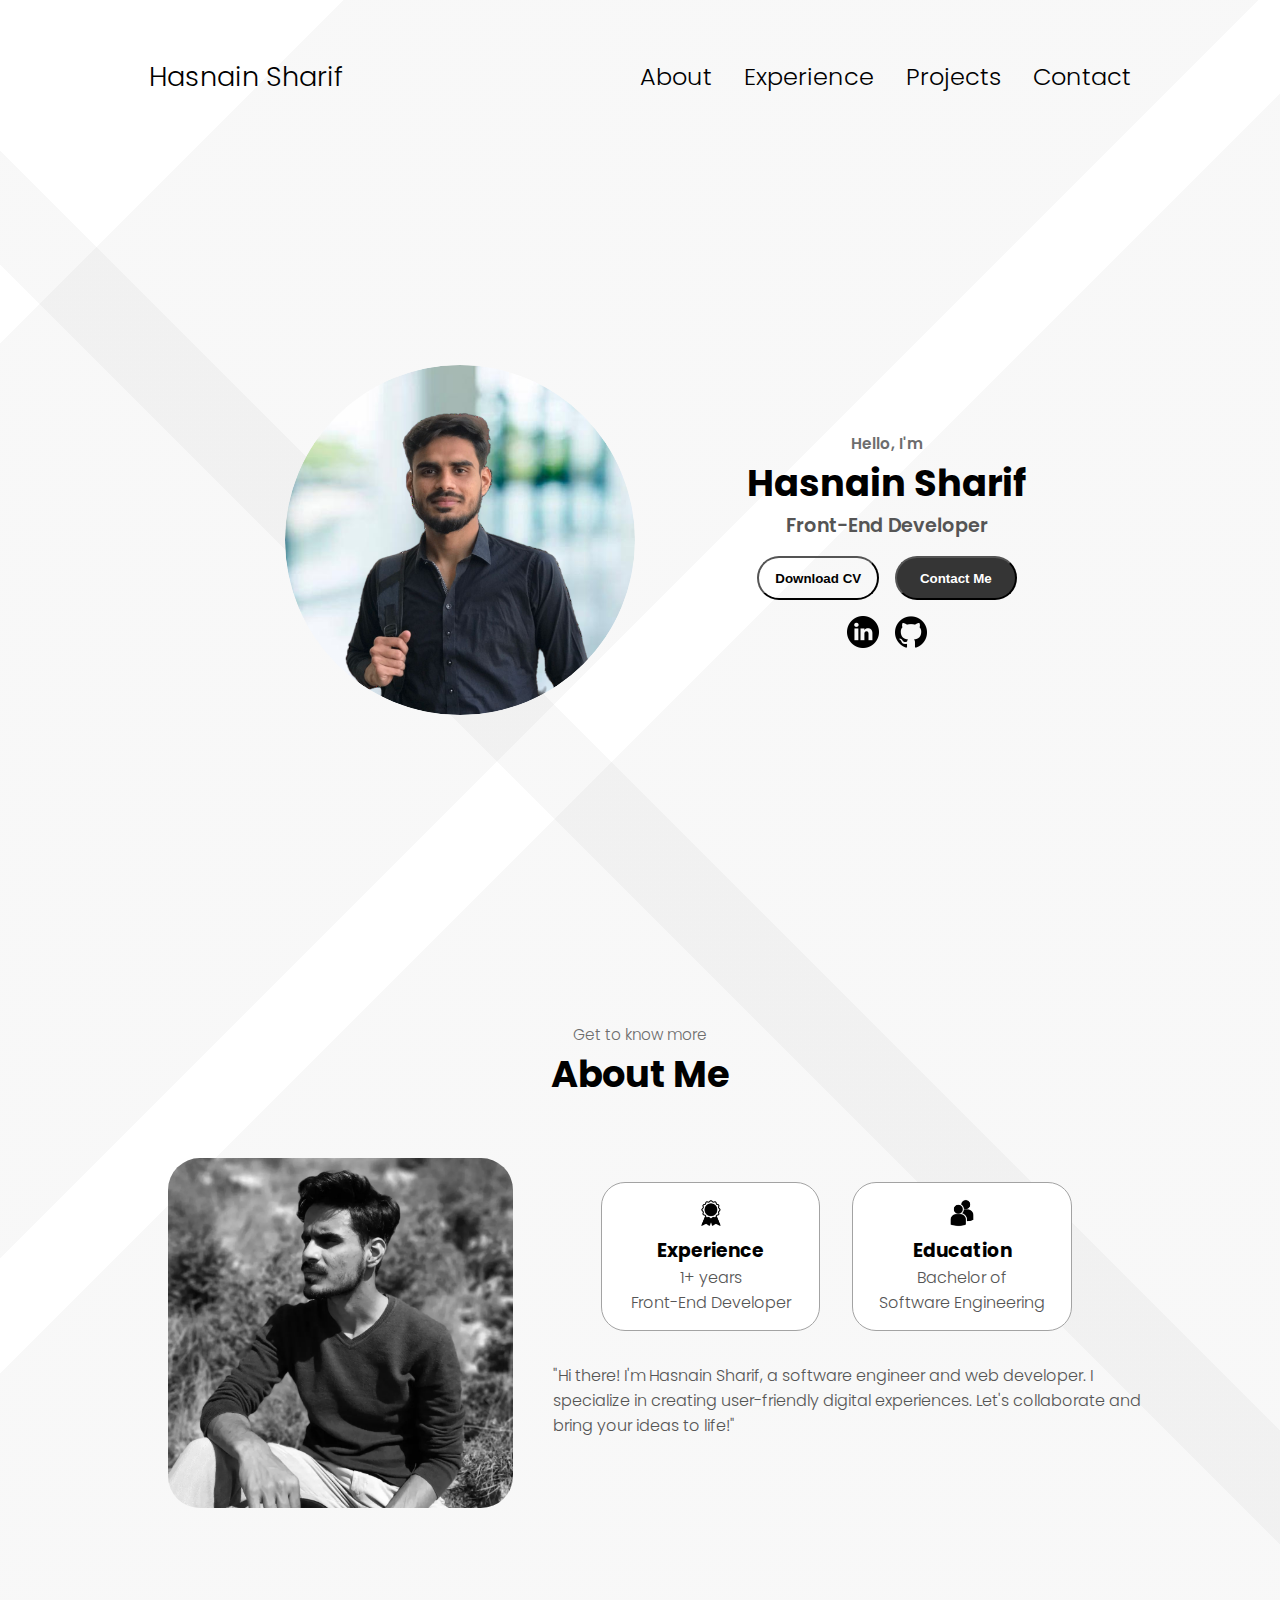
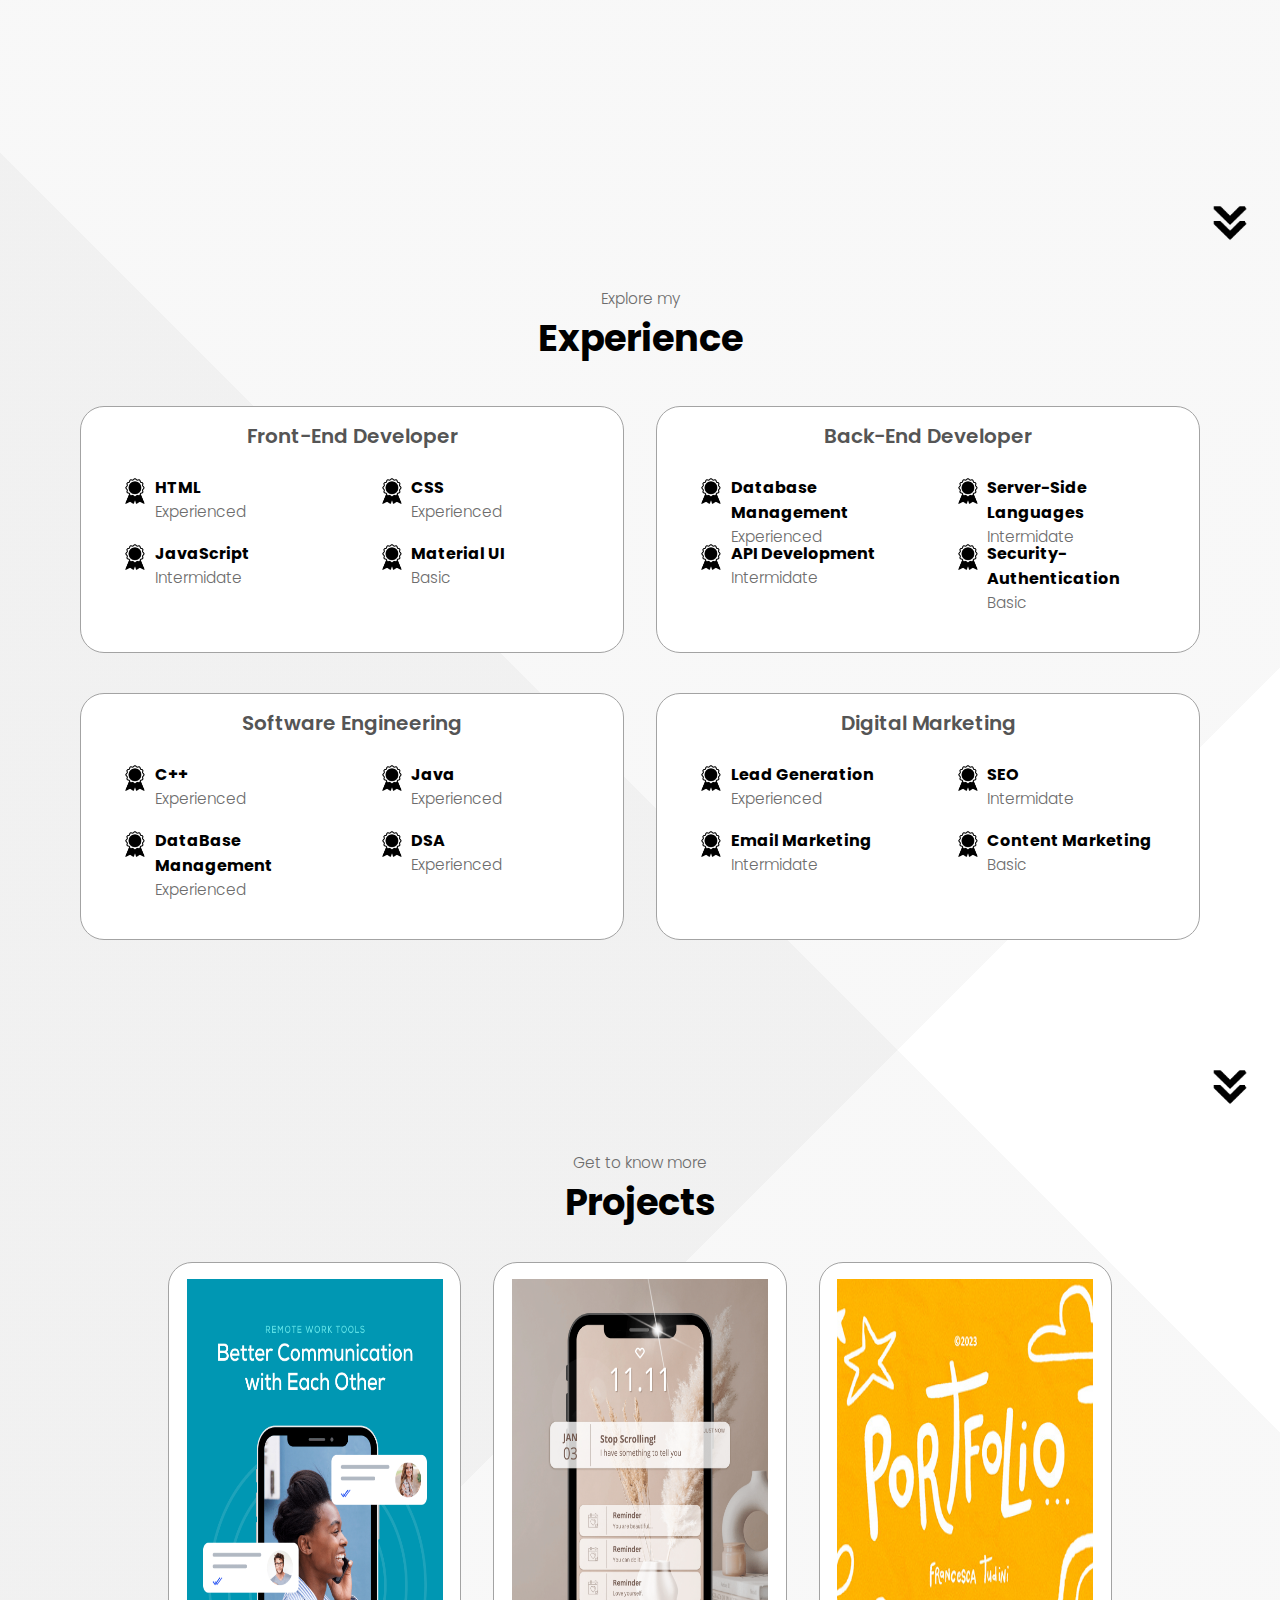
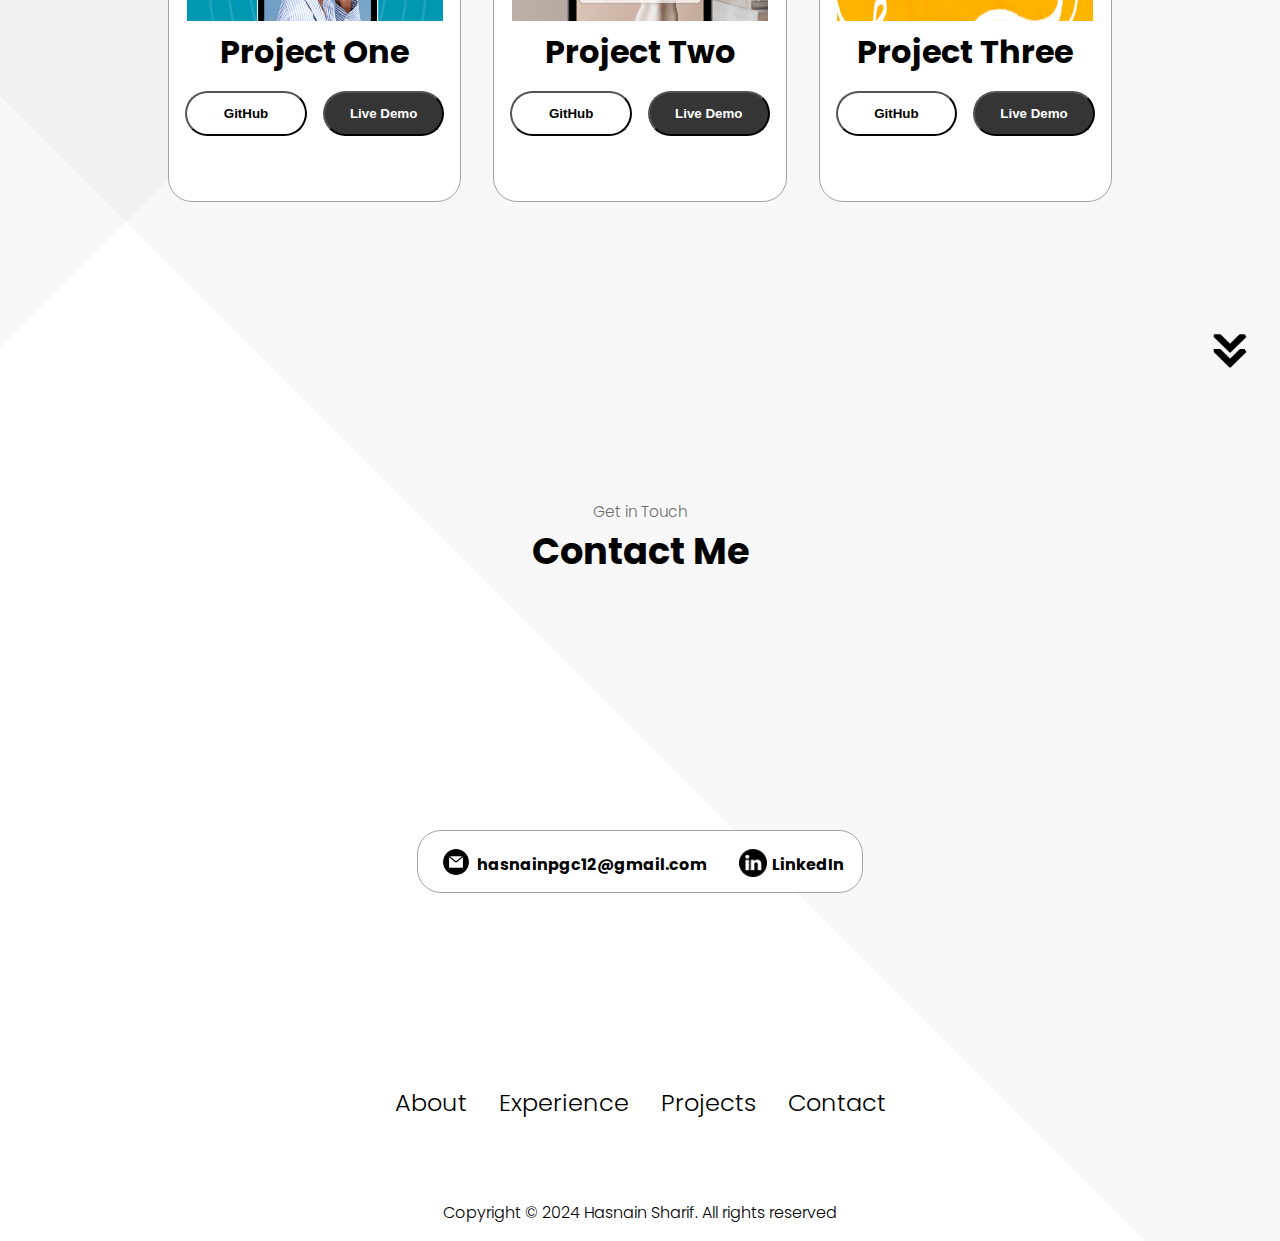
<file: index.html>
<!DOCTYPE html>
<html lang="en">
<head>
    <meta charset="UTF-8">
    <meta name="viewport" content="width=device-width, initial-scale=1.0">
    <title>My Portfolio</title>
    <link rel="stylesheet" href="style.css">
    <link rel="stylesheet" href="mediaqueries.css">
</head>
<body>
    <!-- *******************************PopUp Section ********************* -->
    <!-- <div id="popup-container">
         Popup Content -->
        <!-- <div id="popup-content">
            <span class="close" onclick="closePopup()">&times;</span> 
            <h2>Website Under Development</h2>
            <p>We apologize for the inconvenience. Our website is currently under development.</p>
        </div>
    </div>  -->
    <!-- *******************************Nav Section ********************* -->
    <nav id="desktop-nav">
        <a class="logo" href="index.html" style="cursor: pointer;">Hasnain Sharif </a>
        <!-- <div >Hasnain Sharif</div> -->
        <div>
            <ul class="nav-link">
                <li><a href="#about">About</a></li>
                <li><a href="#experience">Experience</a></li>
                <li><a href="#projects">Projects</a></li>
                <li><a href="#contact">Contact</a></li>
            </ul>
        </div>
    </nav>
    <nav id="hamburger-nav">
        <div class="logo" id="logo_id" style="cursor: pointer;"  >Hasnain Sharif</div>
        <div class="hamburger-menu">
            <div class="hamburger-icon" onclick="toggleMenu()">
                <span></span>
                <span></span>
                <span></span>
            </div>
            <div class="menu-links">
                <li><a href="#about" onclick="toggleMenu()">About</a></li>
                <li><a href="#experience" onclick="toggleMenu()">Experience</a></li>
                <li><a href="#projects" onclick="toggleMenu()">Projects</a></li>
                <li><a href="#contact" onclick="toggleMenu()">Contact</a></li>
            </div>
        </div>
    </nav>
    <!-- *******************************Profile Section ********************* -->
    <section id="profile">
        <div class="section__pic-container1">
            <img src="assets/profile-pic (3).png" alt="This is my profile Picture." class="profile__img">
        </div>
        <div class="section__text">
            <p class="section__text__p1">Hello, I'm</p>
            <h1 class="title">Hasnain Sharif</h1>
            <p class="section__text__p2">Front-End Developer</p>          
            <div class="btn-container">
                <button class="btn btn-color-2" onclick="window.open('./assets/Hasnain-Resume.pdf')">Download CV</button>
                <button class="btn btn-color-1" onclick="location.href='./#contact'">Contact Me</button>
            </div>
            <div id="social-container" >
                <img  src="./assets/linkedin.png" alt="Thsi is my linkedIn Profile Link"  class="icon" onclick="location.href='https://www.linkedin.com/in/hasnain-sharif-a8a115201/'" >

                <img  src="./assets/github.png" alt="Thsi is my Github Profile Link"  class="icon" onclick="location.href='https://www.github.com/hasnain21405'" >
            </div>
        </div>
    </section>
        <!-- *******************************About Section ********************* -->
    <section id="about">
        <div class="section__text__p1">Get to know more</div>
        <h1 class="title">About Me</h1>
        <div class="section-container">
            <div class="section__pic-container">
                <img src="./assets/hasnian-about-pic.jpg" alt="About Profile Picture" class="about-pic">
            </div>
            <div class="about-detail-container">
                <div class="about-container">
                    <div class="detail-container">
                        <img src="./assets/experience.png" alt="Experience Image" class="icon">
                        <h3>Experience</h3>
                        <p>1+ years <br>Front-End Developer</p>
                    </div>
                    <div class="detail-container">
                        <img src="./assets/education.png" alt="Education Image" class="icon">
                        <h3>Education</h3>
                        <p>Bachelor of <br>Software Engineering</p>
                    </div>
                </div>
                <div class="text-container">
                    <p>
                        <!-- "Passionate software engineer and web developer dedicated to crafting seamless digital experiences. With a blend of technical expertise and creative vision, I thrive on turning ideas into innovative solutions. Let's collaborate and bring your projects to life." -->
                        "Hi there! I'm Hasnain Sharif, a software engineer and web developer. I specialize in creating user-friendly digital experiences. Let's collaborate and bring your ideas to life!"
                    </p>
                </div>
            </div>
        </div>
        <img src="./assets/arrow.png" alt="Arrow Picture" class="icon arrow" onclick="location.href='./#experience'">
    </section>
        <!-- *******************************Experience Section ********************* -->
    <section id="experience">
        <div class="section__text__p1" class="experience_text_p1">Explore my</div>
        <h1 class="title">Experience</h1>
        <div class="experience-container">
            <div class="experience__box">
                <p class="section__text__front">
                    <b>Front-End Developer</b>
                </p>
                <div class="front__container">
                    <div class="box__front">
                        <img src="./assets/experience.png" alt="This is exeperience picture" class="icon bullets">
                        <div class="skill__exp">
                            <h4>HTML</h4> 
                            <div class="section__text__p1">Experienced</div>
                        </div>
                    </div>
                    <div class="box__front">
                        <img src="./assets/experience.png" alt="This is exeperience picture" class="icon bullets">
                        <div class="skill__exp">
                            <h4>CSS</h4> 
                            <div class="section__text__p1">Experienced</div>
                        </div>
                    </div>
                </div>
                <div class="front__container">
                    <div class="box__front">
                        <img src="./assets/experience.png" alt="This is exeperience picture" class="icon bullets">
                        <div class="skill__exp">
                            <h4>JavaScript</h4> 
                            <div class="section__text__p1">Intermidate</div>
                        </div>
                    </div>
                    <div class="box__front">
                        <img src="./assets/experience.png" alt="This is exeperience picture" class="icon bullets">
                        <div class="skill__exp">
                            <h4>Material UI</h4> 
                            <div class="section__text__p1">Basic</div>
                        </div>
                    </div>
                </div>
            </div>
            <div class="experience__box ">
                <p class="section__text__front">
                    <b>Back-End Developer</b>
                </p>
                <div class="front__container">
                    <div class="box__front">
                        <img src="./assets/experience.png" alt="This is exeperience picture" class="icon bullets">
                        <div class="skill__exp">
                            <h4>Database Management</h4> 
                            <div class="section__text__p1">Experienced</div>
                        </div>
                    </div>
                    <div class="box__front">
                        <img src="./assets/experience.png" alt="This is exeperience picture" class="icon bullets">
                        <div class="skill__exp">
                            <h4>Server-Side Languages</h4> 
                            <div class="section__text__p1">Intermidate</div>
                        </div>
                    </div>
                </div>
                <div class="front__container">
                    <div class="box__front">
                        <img src="./assets/experience.png" alt="This is exeperience picture" class="icon bullets">
                        <div class="skill__exp">
                            <h4>API Development</h4> 
                            <div class="section__text__p1">Intermidate</div>
                        </div>
                    </div>
                    <div class="box__front">
                        <img src="./assets/experience.png" alt="This is exeperience picture" class="icon bullets">
                        <div class="skill__exp">
                            <h4>Security-Authentication</h4> 
                            <div class="section__text__p1">Basic</div>
                        </div>
                    </div>
                </div>
            </div>
        </div>
        <div class="experience-container experience__container">
            <div class="experience__box">
                <p class="section__text__front">
                    <b>Software Engineering</b>
                </p>
                <div class="front__container">
                    <div class="box__front">
                        <img src="./assets/experience.png" alt="This is exeperience picture" class="icon bullets">
                        <div class="skill__exp">
                            <h4>C++</h4> 
                            <div class="section__text__p1">Experienced</div>
                        </div>
                    </div>
                    <div class="box__front">
                        <img src="./assets/experience.png" alt="This is exeperience picture" class="icon bullets">
                        <div class="skill__exp">
                            <h4>Java</h4> 
                            <div class="section__text__p1">Experienced</div>
                        </div>
                    </div>
                </div>
                <div class="front__container">
                    <div class="box__front">
                        <img src="./assets/experience.png" alt="This is exeperience picture" class="icon bullets">
                        <div class="skill__exp">
                            <h4>DataBase Management</h4> 
                            <div class="section__text__p1">Experienced</div>
                        </div>
                    </div>
                    <div class="box__front">
                        <img src="./assets/experience.png" alt="This is exeperience picture" class="icon bullets">
                        <div class="skill__exp">
                            <h4>DSA</h4> 
                            <div class="section__text__p1">Experienced</div>
                        </div>
                    </div>
                </div>
            </div>
            <div class="experience-box">
                <p class="section__text__front">
                    <b>Digital Marketing</b>
                </p>
                <div class="front__container">
                    <div class="box__front">
                        <img src="./assets/experience.png" alt="This is exeperience picture" class="icon bullets">
                        <div class="skill__exp">
                            <h4>Lead Generation</h4> 
                            <div class="section__text__p1">Experienced</div>
                        </div>
                    </div>
                    <div class="box__front">
                        <img src="./assets/experience.png" alt="This is exeperience picture" class="icon bullets">
                        <div class="skill__exp">
                            <h4>SEO
                            </h4> 
                            <div class="section__text__p1">Intermidate</div>
                        </div>
                    </div>
                </div>
                <div class="front__container">
                    <div class="box__front">
                        <img src="./assets/experience.png" alt="This is exeperience picture" class="icon bullets">
                        <div class="skill__exp">
                            <h4>Email Marketing</h4> 
                            <div class="section__text__p1">Intermidate</div>
                        </div>
                    </div>
                    <div class="box__front">
                        <img src="./assets/experience.png" alt="This is exeperience picture" class="icon bullets">
                        <div class="skill__exp">
                            <h4>Content Marketing</h4> 
                            <div class="section__text__p1">Basic</div>
                        </div>
                    </div>
                </div>
            </div>
        </div>
        <img src="./assets/arrow.png" alt="Arrow Picture" class="icon arrow" onclick="location.href='./#projects'">
    </section>
        <!-- *******************************Projects Section ********************* -->
    <section id="projects">
        <div class="section__text__p1">Get to know more</div>
        <h1 class="title">Projects</h1>
        <div class="project-container">
            <div class="project__box">
                <img src="./assets/project-1.png" alt="Project Picture" class="project__pic-container">
                <div class="btn-numb">
                    <h1 class="heading__1">Project One</h1>
                <div class="btn-container">
                    <button class="btn btn-color-2" onclick="location.href='http://www.google.com'">GitHub</button>
                    <button class="btn btn-color-1" onclick="location.href='http://www.google.com'">Live Demo</button>
                </div>
                </div>
            </div>
            <div class="project__box">
                <img src="./assets/project-2.png" alt="Project Picture" class="project__pic-container">
                <div class="btn-numb">
                    <h1 class="heading__1">Project Two</h1>
                <div class="btn-container">
                    <button class="btn btn-color-2" onclick="location.href='http://www.google.com'">GitHub</button>
                    <button class="btn btn-color-1" onclick="location.href='http://www.google.com'">Live Demo</button>
                </div>
                </div>
            </div>
            <div class="project__box">
                <img src="./assets/port_pic.jpg" alt="Project Picture" class="project__pic-container">
                <div class="btn-numb">
                    <h1 class="heading__1">Project Three</h1>
                <div class="btn-container">
                    <button class="btn btn-color-2" onclick="location.href='https://github.com/hasnain21405/Portfolio-for-myself.git'">GitHub</button>
                    <button class="btn btn-color-1" onclick="location.href='https://hasnainsharif.netlify.app/'">Live Demo</button>
                </div>
                </div>
            </div>
        </div>
        <img src="./assets/arrow.png" alt="Arrow Picture" class="icon arrow" onclick="location.href='./#contact'">
    </section>
        <!-- *******************************Contacts Section ********************* -->
        <section id="contact">
            <div class="section__text__p1">Get in Touch</div>
            <h1 class="title">Contact Me</h1>
            <div class="contact-container">
                <div class="contact__box">
                    <div class="contact__link">
                        <img src="./assets/email.png" alt="Email Picture" class="icon ">
                        <div class="contact__text">
                            <a href="#contact" >hasnainpgc12@gmail.com</a>
                        </div>
                    </div>
                    <div class="contact__link">
                        <img src="./assets/linkedin.png" alt="Email Picture" class="icon contact_linkedin" onclick="location.href='https://www.linkedin.com/in/hasnain-sharif-a8a115201/'">
                        <div class="contact__text">
                            <a href="http://www.linkedin.com/in/hasnain-sharif-a8a115201/" >LinkedIn</a>
                        </div>
                    </div>
                </div>
                <div class="contact__foote">
                    <div class="contact__nav">
                        <ul class="nav-link">
                            <li><a href="#about">About</a></li>
                            <li><a href="#experience">Experience</a></li>
                            <li><a href="#projects">Projects</a></li>
                            <li><a href="#contact">Contact</a></li>
                        </ul>
                    </div>
                    <div class="contact__copyright">
                        <a href="copyright.html">Copyright © 2024 Hasnain Sharif. All rights reserved</a>
                    </div>
                </div>
            </div>
        </section>
    <script src="java.js"></script>
</body>
</html>
</file>
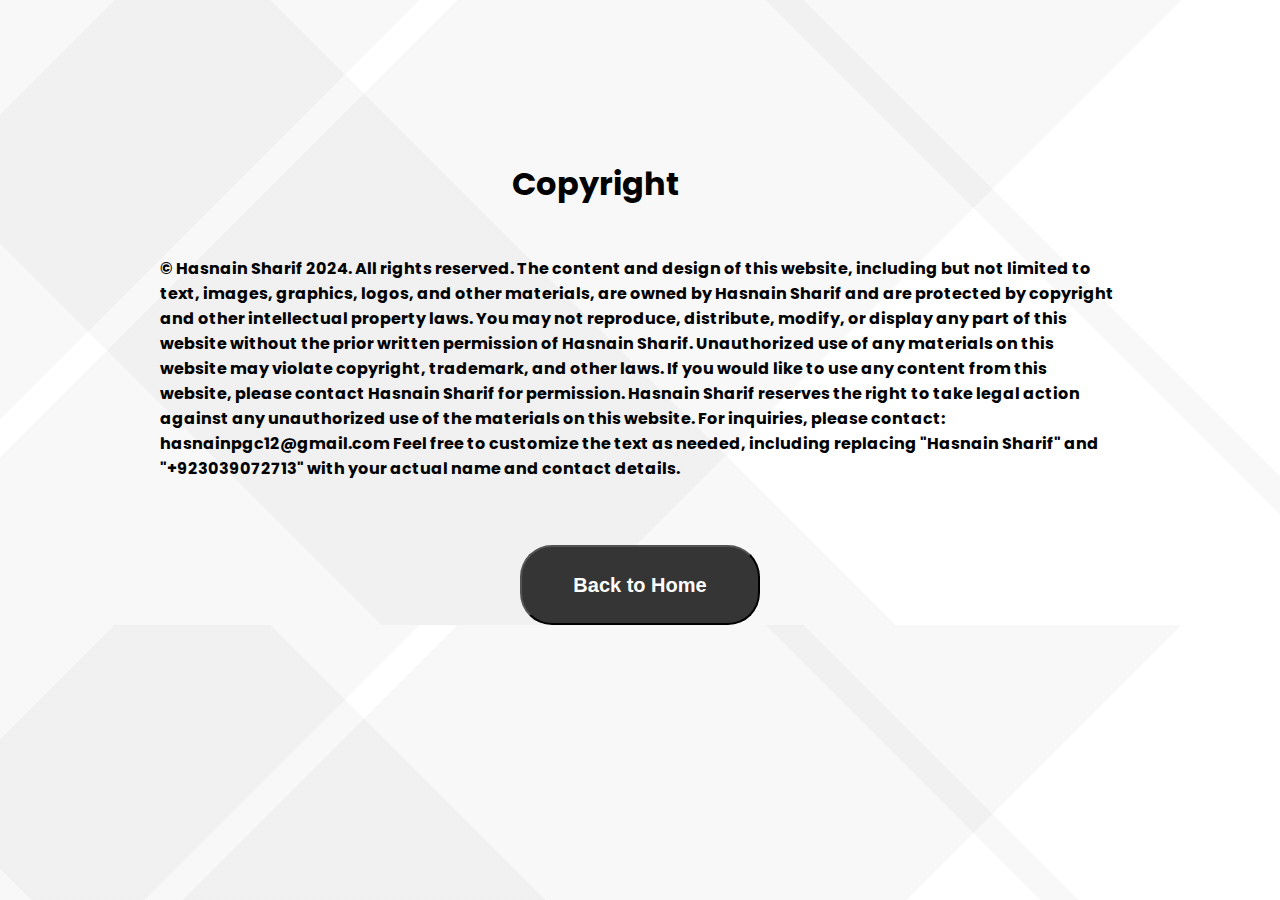
<file: copyright.html>
<!DOCTYPE html>
<html lang="en">
<head>
    <meta charset="UTF-8">
    <meta name="viewport" content="width=device-width, initial-scale=1.0">
    <title>Copyright File</title>
    <link rel="stylesheet" href="style.css">
</head>
<body>
    <h1 class="copyright__heading">Copyright</h1>
    <h4 class="copyright__text">

        © Hasnain Sharif 2024. All rights reserved.

        The content and design of this website, including but not limited to text, images, graphics, logos, and other materials, are owned by Hasnain Sharif and are protected by copyright and other intellectual property laws. You may not reproduce, distribute, modify, or display any part of this website without the prior written permission of Hasnain Sharif.

        Unauthorized use of any materials on this website may violate copyright, trademark, and other laws. If you would like to use any content from this website, please contact Hasnain Sharif for permission.

        Hasnain Sharif reserves the right to take legal action against any unauthorized use of the materials on this website.

        For inquiries, please contact: hasnainpgc12@gmail.com

        Feel free to customize the text as needed, including replacing "Hasnain Sharif" and "+923039072713" with your actual name and contact details.
    </h4>

    <div class="copyright__button">
        <button class="copyright__btn" onclick="window.location.href='index.html'">Back to Home</button >
    </div>
    <script src="java.js"></script>
</body>
</html>
</file>
<file: style.css>
/* General caas */

@import url('https://fonts.googleapis.com/css2?family=Poppins:wght@300;400;500;600&display=swap');


* {
    padding: 0;
    margin: 0;
}

body {
        font-family: "Poppins", sans-serif;
        font-weight: 300;
        font-style: normal; 
}

body {
    background-image: linear-gradient(135deg, transparent 0%, transparent 6%,rgba(71, 71, 71,0.04) 6%, rgba(71, 71, 71,0.04) 22%,transparent 22%, transparent 100%),linear-gradient(45deg, transparent 0%, transparent 20%,rgba(71, 71, 71,0.04) 20%, rgba(71, 71, 71,0.04) 47%,transparent 47%, transparent 100%),linear-gradient(135deg, transparent 0%, transparent 24%,rgba(71, 71, 71,0.04) 24%, rgba(71, 71, 71,0.04) 62%,transparent 62%, transparent 100%),linear-gradient(45deg, transparent 0%, transparent 73%,rgba(71, 71, 71,0.04) 73%, rgba(71, 71, 71,0.04) 75%,transparent 75%, transparent 100%),linear-gradient(90deg, rgb(255,255,255),rgb(255,255,255));
}

html {
    scroll-behavior: smooth;
}

/* ********************Popup Section******************** */
        #popup-container {
            display: none; /* Initially hidden */
            position: fixed;
            top: 0;
            left: 0;
            width: 100%;
            height: 100%;
            background-color: rgba(0, 0, 0, 0.5); /* Semi-transparent background */
            z-index: 9999; /* Ensure the popup appears on top of other content */
            cursor: pointer;
        }

        /* Styles for Popup Content */
        #popup-content {
            position: absolute;
            top: 50%;
            left: 50%;
            transform: translate(-50%, -50%);
            background-color: white;
            padding: 20px;
            border-radius: 5px;
            box-shadow: 0 0 10px rgba(0, 0, 0, 0.3);
            text-align: center;
            height: 120px;
        }

        #popup-content h2 {
            margin-top: 0;
        }

        #popup-content p {
            margin-bottom: 0;
        }

        .close {
            height: 30px;
            width: 100%;
            align-items: flex-end;
            display: flex;
            flex-direction: column;
            justify-content: space-evenly;
        }

        

p {
    color: rgb(85, 85, 85);
}

a, .btn {
    transition: all 300ms ease;
}

/* ******************transition************************* */

nav, .nav-link {
    display: flex;
}

/* *************************desktop nav************************ */
nav {
    justify-content: space-around;
    align-items: center;
    height: 17vh;
}

.nav-link {
    list-style: none;
    font-size: 1.5rem;
    gap: 2rem;
}

a {
    color: black;
    text-decoration: none;
    text-decoration-color: white;
}

a:hover {
    color: grey;
    text-decoration: underline;
    text-underline-offset: 0.7rem;
    text-decoration-color: rgb(181, 181, 181);
}

.logo {
    font-size: 1.7rem;
}

.logo:hover {
    cursor: default;
}

#hamburger-nav {
    display: none;
}

.hamburger-menu {
    position: relative;
    display: inline-block;
}

.hamburger-icon {
    display: flex;
    flex-direction: column;
    justify-content: space-between;
    height: 23px;
    width: 30px;
    cursor: pointer;
}

.hamburger-icon span {
    width: 100%;
    height: 2px;
    background-color: black;
    transition: all 0.3 ease-in-out;
    
}

.menu-links {
    position: absolute;
    top: 100%;
    right: 0;
    background-color: white ;
    transition: all 0.3  ease-in-out;
    max-height: 0;
    width: fit-content;
    overflow: hidden;
}

.menu-links a {
    display: block;
    padding: 10px;
    text-align: center;
    font-size: 1.5rem;
    color: black;
    text-decoration: none;
    transition: all 0.3 ease-in-out;
}

.menu-links li {
    list-style: none;
}

.menu-links.open {
    max-height: 300px;
}

.hamburger-icon.open span:first-child {
 transform: rotate(45deg) translate(10px, 5px);
}

.hamburger-icon.open span:nth-child(2) {
 opacity: 0;
}

.hamburger-icon.open span:last-child {
 transform: rotate(-45deg) translate(10px, -5px);
}

.hamburger-icon span:first-child {
    transform: none;
}

.hamburger-icon span:first-child {
    opacity: 1;
}

.hamburger-icon span:first-child {
    transform: none;
}

/* **************************Section************************* */

section {
    height:96vh ;
    padding-top: 3vh;
    margin: 0;
    box-sizing: border-box;
    min-height: fit-content;
}

#profile {
    display: flex;
    justify-content: center;
    gap: 5rem;
    height: 80vh;
}

.section__pic-container {
    display: flex;
    height: 350px;
    width: 350px;
    margin: auto 0;
    padding: 2rem;
}
.section__pic-container1 {
    display: flex;
    height: 350px;
    width: 350px;
    margin: auto 0;
    padding: 2rem;
}

.profile__img {
    border-radius: 18rem;
}


.section__text {
    align-self: center;
    text-align: center;
}

.section__text p {
    font-weight: 600;
}

.section__text__p1 {
    text-align: center;
    font-size: 1.7vh;
    color: rgb(109, 109, 109);
}

.section__text__p2 {
    font-size: 1.2rem;
    margin-bottom: 1rem;
}

.title {
    font-size: 2.3rem;
    text-align: center;
}

#social-container {
    display: flex;
    justify-content: center;
    margin-top: 1rem;
    gap: 1rem;
}

/* *********ICONS************ */

.icon {
    cursor: pointer;
    height: 2rem;
}

/* *********Buttons************ */

.btn-container {
    display: flex;
    justify-content: center;
    gap: 1rem;
    margin-top: 15px;
}

.btn {
    font-weight: 600;
    padding: 0.8rem ;
    width: 9.5vw;
    border-radius: 2rem;
    transition: all 300ms ease;
}

.btn-color-1, .btn-color-2 {
    border: rgb(53,53,53) 0.rem solid;
}

.btn-color-1:hover, .btn-color-2:hover {
    cursor: pointer;
}

.btn-color-1, .btn-color-2:hover {
    background-color: rgb(53,53,53);
    color: white;
}

.btn-color-1:hover{
    background: rgb(0,0,0);
}

.btn-color-2 {
    background: none;
}
.btn-color-2:hover {
    border: rgb(255,255,255) 0.1rem solid;
}

.btn-container {
    gap: 1rem;
}


/* ************************About Section**************************  */


#about {
    position: relative;
}

.about-container {
    gap: 2rem;
    margin-top: 2rem;
    margin-bottom: 2rem;
    margin-right: 10rem;
    margin-left: 3rem;
}

.about-detail-container {
    justify-content: center;
    flex-direction: column;
    padding-left: 2rem;
    padding-right: 3rem;
}

.about-detail-container, .about-container {
    display: flex;
}

.about-pic {
    border-radius: 2rem;
}

.arrow {
    position: absolute;
    right: 2vw;
    bottom: 1vw;
    height: 3rem;
}

.section-container {
    display: flex;
    align-items: flex-start;
    justify-content: center;
    margin-top: 3rem;
    margin-left: 10rem;
    height: 40%;
}

.text-container {
    margin-right: 5rem;
}

.detail-container {
    padding: 0.9rem;
    flex: 1;
    background: white;
    border-radius: 1.5rem;
    border: rgb(53,53,53) 0.1rem solid; 
    border-color: rgb(163,163,163);
    text-align: center;
    
}

.section__pic-container {
    margin: auto 0;
    padding: 0.5rem;
}

/* **************experience****************** */

#experience {
    position: relative;
}

.experience__box {
    padding: 0.9rem;
    flex: 1;
    width: 10vw;
    background: white;
    border-radius: 1.5rem;
    border: rgb(53,53,53) 0.1rem solid; 
    border-color: rgb(163,163,163);
    text-align: center;
    height: 24vh;
}
.experience-box {
    padding: 0.9rem;
    width: 10vw;
    flex: 1;
    background: white;
    border-radius: 1.5rem;
    border: rgb(53,53,53) 0.1rem solid; 
    border-color: rgb(163,163,163);
    text-align: center;
    height: 24vh;
}

.experience-container {
    display: flex;
    gap: 2rem;
    padding-left: 5rem;
    padding-right: 5rem;
    padding-top: 2.5rem;
}

b {
    font-weight: 600;
    font-size: 20px;
}

.box__front {
    padding: 1rem;
    flex: 1;
    background: white;
    text-align: center;
    height: 2vh;
    display: flex;
    background: transparent;
}

.front__container {
    display: flex;
    padding: 0.5rem;
    gap: 1rem;
}

.bullets {
    padding-bottom: 2rem;
    padding-left: 0rem;
}

.section__text__front {
    font-size: 2.2vh;
    margin-bottom: 0rem;
}

h4 {
    text-align: start;
}


.skill__exp {
    display: flex;
    height: 2rem;
    align-items: flex-start;
    justify-content: space-evenly;
    flex-direction: column;
    padding-left: 0.2rem;
}

/* **************Pojecst****************** */

#projects {
    position: relative;
}

.project__pic-container {
    margin: auto 0;
    height: 38vh;
    width: 20vw;
}

.project-container {
    display: flex;
    gap: 2rem;
    justify-content: center;
    margin-top: 2rem;
}

.project__box {
    padding: 1rem;
    flex: 0;
    background: white;
    border-radius: 1.5rem;
    border: rgb(53,53,53) 0.1rem solid; 
    border-color: rgb(163,163,163);
    text-align: center;
    
}

/* ************contact************** */

#contact {
    position: relative;
    padding-top: 7rem;
    height: 100%;
}

.contact__box {
    padding: 0.9rem;
    flex: 0;
    background: white;
    border-radius: 1.5rem;
    border: rgb(53,53,53) 0.1rem solid; 
    border-color: rgb(163,163,163);
    /* text-align: center; */
    height: 50px;
    width: 26rem;
    display: flex;
}

.contact-container {
    display: flex;
    align-items: center;
    flex-wrap: nowrap;
    flex-direction: column;
    padding: 1rem;
    height: 70vh;
    align-content: space-between;
    justify-content: flex-end;
}

.contact__text {
    text-align: center;
    font-size: 1rem;
    padding-left: 0.3rem;
    padding-top: 0.4rem;
    font-weight: 700;
    color: rgb(85, 85, 85);
}

.contact__link {
    display: flex;
    padding-right: 1.5rem;
    padding-left: 0.5rem;
    
}

.contact_linkedin {
    height: 28px;
    padding-top: 0.2rem;
}

.contact__nav {
    display: flex;
}

.contact__foote {
    /* display: flex; */
    padding-top: 12rem;
    align-items: center;
    flex-direction: column;
}

.contact__copyright {
    padding-top: 5rem;
    text-align: center;
}


/* ***********copyright html********** */

.copyright__text {
    display: flex;
    align-items: center;
    padding-left: 10rem;
    padding-right: 10rem;
    padding-top: 3rem;
}

.copyright__heading {
    padding-top: 10rem;
    padding-left: 32rem;
}

.copyright__btn {
    font-weight: 600;
    width: 15rem;
    height: 5rem;
    border-radius: 2rem;
    transition: all 300ms ease;
    background-color: rgb(53,53,53);
    color: white;
    font-size: 20px;
}

.copyright__btn:hover {
    cursor: pointer;
    background-color:white;
    color: rgb(53,53,53);
}


.copyright__button {
    padding-top: 4rem;
    display: flex;
    justify-content: center;
}
</file>
<file: mediaqueries.css>
@media screen and (max-width: 1400px) {
    #profile {
        height: 83vh;
        margin-bottom: 6rem;
    }

    .about.container {
        flex-wrap: wrap;
    }

    .experience-container {
        padding-right: 5rem;
    }

    .project-container {
        height: 60vh;
    }

}



@media screen and (max-width: 1200px) {
    #desktop-nav {
        display: none;
    }
    #hamburger-nav {
        display: flex;
    }
    #experience, .experience-container {
        margin-top: 2rem;
    }
    #profile, .section-container {
        display: block;
    }
    .arrow {
        display: none;
    }

    .experience__box, .experience-box {
        height: 27vh;
        padding-top: 1vw;
    }

    section, .section-container {
        height: fit-content;
    }

    section {
        margin: 0 5%;
    }
    .section__pic-container {
        width: 255px;
        height: 255px;
        margin: 0 auto 0rem;
    }

    .experience-container {
        padding-top: 2vh;
        padding-bottom: 8vh;
        margin-top: 2vh;
    }

    .project__box {
        height: 50vh;
        gap: 2vw;
    }

    .project-container {
        margin-bottom: 10vh;
        margin-top: 10vh;
    }

    .about-container {
        margin-top: 0;
        font-size: 1rem;
    }

    .section__pic-container {
        align-content: center;
        margin-left: 15rem;
        padding-bottom: 2rem;
        padding-top: 0rem;
    }
    .section__pic-container1 {
        margin-left: 33vw;
        padding-bottom: 2rem;
        padding-top: 0rem;
        height: 35vh;

    }

    .detail-container {
        height: 16vh;
    }

}

@media screen and (max-width: 1150px) { 
    .experience-box {
        padding: 0.9rem;
        flex: 1;
        background: white;
        border-radius: 1.5rem;
        border: rgb(53, 53, 53) 0.1rem solid;
        border-color: rgb(163, 163, 163);
        text-align: center;
        height: 24vh;
    }
    .experience-container {
        padding-right: 2rem;
        padding-left: 2rem;
        padding-top: 1rem;
        padding-bottom: 2.5rem;
    }
    .profile__img {
        height: 200px;
        width: 200px;
    }
    .profile {
        padding-top: 0rem;
    }
    
    .about-pic {
        width: 20vw;
        height: 28vh;
        
    }
    
    .section__pic-container {
        align-content: center;
        margin-left: 19vw;
        padding-bottom: 0rem;
        padding-top: 0rem;
        height: 34vh;
    }
    .section__pic-container1 {
        margin-left: 26.5vw;
        padding-bottom: 0rem;
        padding-top: 0rem;
        height: 34vh;
        /* background-color: black; */
        display: flex;
        flex-wrap: nowrap;
        flex-direction: column;
        align-items: center;
    }

    .btn-color-1, .btn-color-2 {
        width: 20vh;
    }

    .detail-container {
        height: 16vh;
    }
}
@media screen and (max-width: 1000px) { 
    .project-container {
        display: flex;
        gap: 2rem;
        margin-top: 1rem;
        flex-direction: row;
    }

    
    .project__box {
        padding: 1rem;
        flex: 0;
        background: white;
        border-radius: 1.5rem;
        border: rgb(53, 53, 53) 0.1rem solid;
        border-color: rgb(163, 163, 163);
        text-align: center;
        width: 60vw;
    }
    .experience-container {
        padding-right: 2rem;
        padding-left: 2rem;
    }

    .experience__box {
        padding: 0.9rem;
        flex: 1;
        background: white;
        border-radius: 1.5rem;
        border: rgb(53, 53, 53) 0.1rem solid;
        border-color: rgb(163, 163, 163);
        text-align: center;
        height: 24vh;
    }

    p {
        font-size: 1.4vw;
    }
}

@media screen and (max-width: 970px) {
    h4 {
        font-size: 1.7vh;
    }
    .box__front {
        padding-left: 0rem;
    }
    .section__pic-container {
        margin-left: 17vw;
    }
    /* .section__pic-container1 {
        margin-left: 15vw;
    } */
}

@media screen and (max-width: 800px) {
    .btn-color-2, .btn-color-1 {
        width: 19vw;
    }

    .section__pic-container1 {
        margin-left: 0;
        /* background-color: black; */
        display: flex;
        justify-content: center;
        width: 90%;
        align-items: center;
    }
    .section__pic-container {
        margin-left: 17vw;
    }

    .section-container {
        margin-left: 13vw;
    }

    .text-container {
        width: 65vw;
    }

    .about-pic {
        width: 27vw;
        height: 29vh;
    }

    p {
        font-size: 2vw;
    }

    .detail-container {
        height: 20vh;
    }

    .experience__box, .experience-box {
        height: 30vh;
        width: 10vw;
    }

    .experience-container {
        padding-bottom: 0rem;
        padding-right: 0rem;
    }
    .experience__container {
        padding-bottom: 2rem;
    }

    .front__container {
        height: 7vh;
    }

    .project-container {
        display: flex;
        flex-direction: column;
    align-items: center;
    }

    .project__pic-container {
        height: 26vh;
    }

    /* ************************* Project Css mediaquries *************** */

    #project {
        margin: 10rem;
        padding-left: 0.2rem;
    }

    .project__box {
        display: flex;
        padding: 1vw;
    }

    .project-container {
        justify-content: flex-start;
        gap: 1rem;
        padding-left: 0.1rem;
        flex-direction: column;
        align-items: center;
        display: flex;
    }

    .section__pic-container {
        margin: 2.8rem;
        margin-top: -2rem;
        height: 200px;
        margin-left: 17vw;
    }

    .project__pic-container {
        height: 22vh;
        width: 29vw;
        padding-bottom: 0.5rem;
        padding-top: 0rem;
        border-top-left-radius: 1.2rem;
        border-bottom-left-radius: 1.2rem;
    }

    .btn-container {
        margin-top: 0rem;
        padding-bottom: 0.5rem;
        padding-left: 0.4rem;
        gap: 0.8rem;
        height: 20px;
        display: flex;
        flex-wrap: wrap;
    }

    .heading__1 {
        height: 3rem;
        font-size: 1.4rem;
        padding-bottom: 0rem;
    }

    .btn-numb {
        height: 10rem;
        padding-left: 0.2rem;
    }

    #social-container {
        padding-top: 2rem;
    }

    .about-detail-container {
    padding-left: 7vw;
    padding-bottom: 1.2vw;
}
}

@media screen and (max-width: 600px) {

    * {
        padding: 0;
        margin: 0;
    }

    .front__container {
        height: 5vh;
    }

    .experience-container {
        margin: -1rem;
        padding-top: 0rem;
        padding-right: 0rem;
    }


    #experience {
        height: 10%0;
    }
    body {
        height: 100%;
    }
    #contact, .contact-container {
        height: 100vh;
    }

    #profile {
        height: 83vh;
        margin-bottom: 0;
    }

    .contact__footer {
        height: fit-content;
        margin-bottom: 2rem;
    }

    p {
        font-size: 2.4vw;
    }

    .text-container {
        padding-left: 2vw;
        padding-right: 2vw;
    }

    .about-container, .contact-container, .btn-container {
        flex-wrap: wrap;
    }

    .contact__box {
        margin: 0;
    }

    .contact__copyright, .nav-link li a {
        font-size: 1rem;
    }

    .section__text__front {
        font-size: 1.25rem;
    }

    .logo {
        font-size: 1.5rem;
    }

    .nav-link {
        flex-direction: column;
        gap: 0.5rem;
        text-align: center;
    }

    .section__pic-container {
        width: auto;
        height: 40vw;
        justify-content: center;
        padding-bottom: inherit;
        margin: 1rem;
    }
    .section__pic-container1 {
        margin-left: 0;
        /* background-color: black; */
        display: flex;
        justify-content: center;
        width: 85%;
        align-items: center;
    }

    .section__text__p2 {
        font-size: 1.25rem;
    }
    .section__text__p1 {
        padding-top: 0.1rem;
        font-size: 1.4vh;
    }

    .title {
        font-size: 2rem;
    }

    .text-container {
        text-align: justify;
        padding-right: 0rem;
        padding-top: 9vw;
        margin: 0;
    }

    .btn-color-2, .btn-color-1 {
        width: 25vw;
    }

    #about {
        padding: 2rem;
        padding-top: 1rem;
        margin-right: 0rem;
        padding-left: 0rem;
        padding-right: 0rem;
    }

    .about-detail-container {
        align-items: center;
        padding-left: 0.5rem;
        padding-right: 0rem;
    }

    body {
        width: 100%;
    }

    .about-pic {
        align-self: self-end;
        width: 180px;
        height: 180px;
        
    }

    .detail-container {
        margin: 0rem;
        padding-top: 0.5rem;
        padding-bottom: 5vw;
    }

    .about-container {
        display: flex;
        flex-wrap: nowrap;
        padding-left: 1rem;
        padding-right: 1rem;
        margin: 0rem;
        height: 10rem;
        padding-top: 0rem;
    }

    .section-container {
        display: flex;
        justify-content: space-around;
        flex-wrap: wrap;
        padding: 1rem;
        margin: 0rem;
    }

    .experience-container {
        padding: 0.5rem;
        margin: 0rem;
        margin-top: 0.5rem;
    }

    #experience {
        padding: 0rem;
        margin: 0.7rem;
        margin-top: 1.5rem;
        height: 100vh;
    }

    .experience__box {
        width: 22rem;
        height: 10rem;
        padding: 0rem;
    }

    .experience-container {
        margin-top: 0.7rem;
        flex-wrap: wrap;
        flex-direction: column;
        gap: 1.7rem;
        align-items: center;
    }

    .section__text__front {
        height: 38px;
        font-size: 1rem;
    }

    .front__container {
        padding: 1rem;
        padding-top: 0rem;
        padding-bottom: 2rem;
    }

    .box__front {
        padding: 0.5rem;
    }

    .experience-box{
        display: none;
    }

    .project__box {
        height: 25rem;
        display: flex;
        padding: 0.2;
        padding-bottom: 0rem;
        padding-top: 0.5rem;
        padding-right: 0.7rem;
        padding-left: 0.8rem;
    }

    #project {
        margin: 10rem;
        padding-left: 0.2rem;
    }

    .project-container {
        justify-content: flex-start;
        gap: 1rem;
        padding-left: 0.1rem;
        flex-direction: column;
        align-items: center;
        display: flex;
    }

    .section__pic-container {
        margin: 2.5rem;
        margin-top: -2rem;
        height: 200px;
    }

    .project__pic-container {
        height: 22vh;
        width: 29vw;
        padding-bottom: 0.5rem;
        padding-top: 0rem;
        border-top-left-radius: 1.2rem;
        border-bottom-left-radius: 1.2rem;
    }

    .btn-container {
        margin-top: 0rem;
        padding-bottom: 0.5rem;
        padding-left: 0.4rem;
        gap: 0.8rem;
        height: 20px;
    }

    .heading__1 {
        height: 3rem;
        font-size: 1.4rem;
        padding-bottom: 0rem;
    }

    .btn-numb {
        height: 10rem;
        padding-left: 0.2rem;
    }

    #social-container {
        padding-top: 2rem;
    }

    /* ******************contact**************** */

    .contact-container {
        padding-right: 1rem ;
        padding-top: 3rem ;
        padding: 2rem;
        flex-direction: row;
        align-content: space-between;
        justify-content: space-evenly;
        height: 70vh;
        gap: 1rem;
    }

    .contact__box {
        align-content: space-around;
        flex-wrap: wrap;
        justify-content: space-around;
        height: 66px;
        width: 19rem;
        padding-right: 0rem
    }

    .contact__foote {
        padding-top: 1rem;
    }

    .contact__copyright {
        padding-top: 2rem;
        font-size: 0.8rem;
        text-align: center;
    }

    #contact {
        padding-top: 4.5rem;
    }

    .contact__nav {
        justify-content: space-around;
    }

    .heading__1 {
        font-size: 4vw;
    }
}

@media screen and (max-width: 450px) {
    .btn-color-1, .btn-color-2 {
        width: 29vw;
    }

    .detail-container {
        height: 17vh;
    }

    .text-container {
        padding-top: 6vh;
        padding-left: 0;
    }

    p {
        font-size: 1.8vh;
    }

    .front__container {
        padding-bottom: 5vh;
    }

    .experience-container {
        margin-top: 0;
        gap: 3.7vh;
    }

    .contact__text {
        padding-bottom: 1.6vh;
    }
    .experience__container {
        margin-top: 1vh;
    }


    .project__box {
        width: 77vw;
    }

    .project__pic-container {
        width: 34vw;
    }

    .project-container {
        margin-top: 0.7vw;
        gap: 2vh;
    }

    .section__pic-container {
        padding-top: 4vh;
    }
}
</file>
